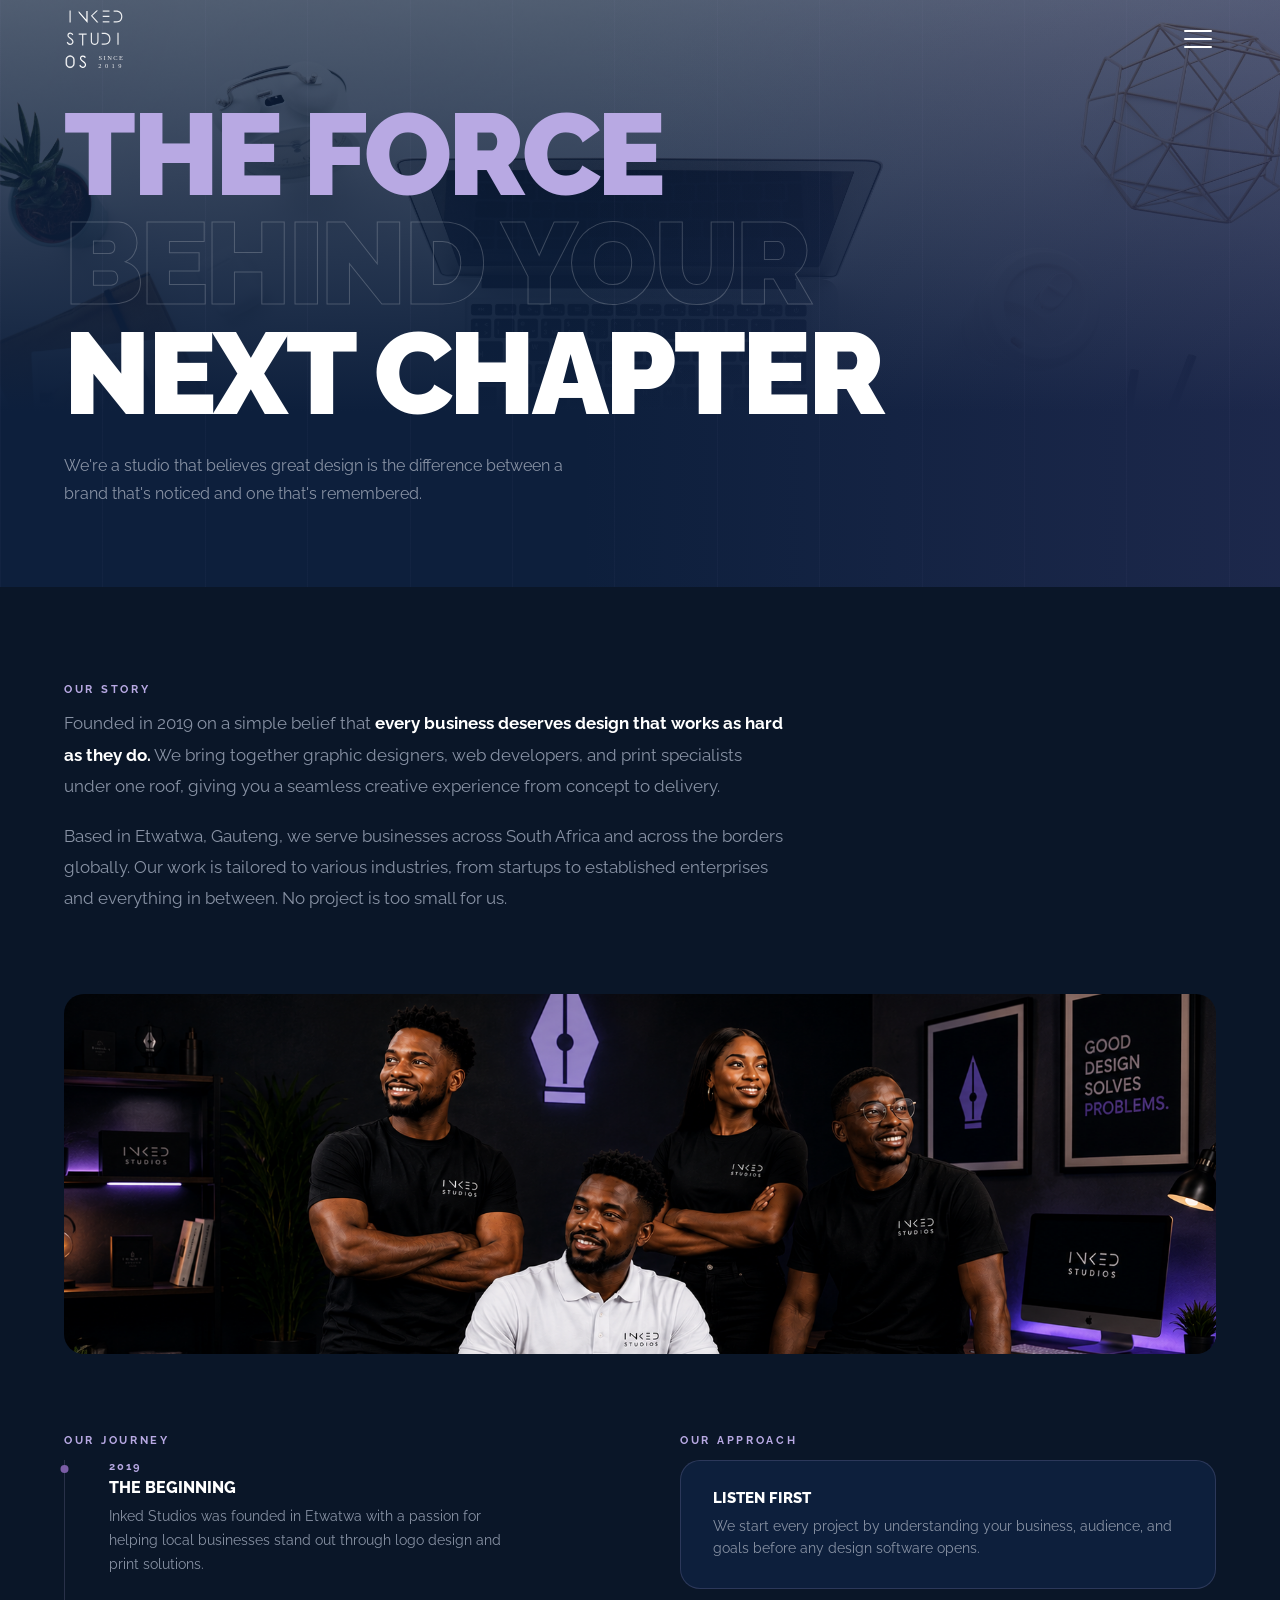
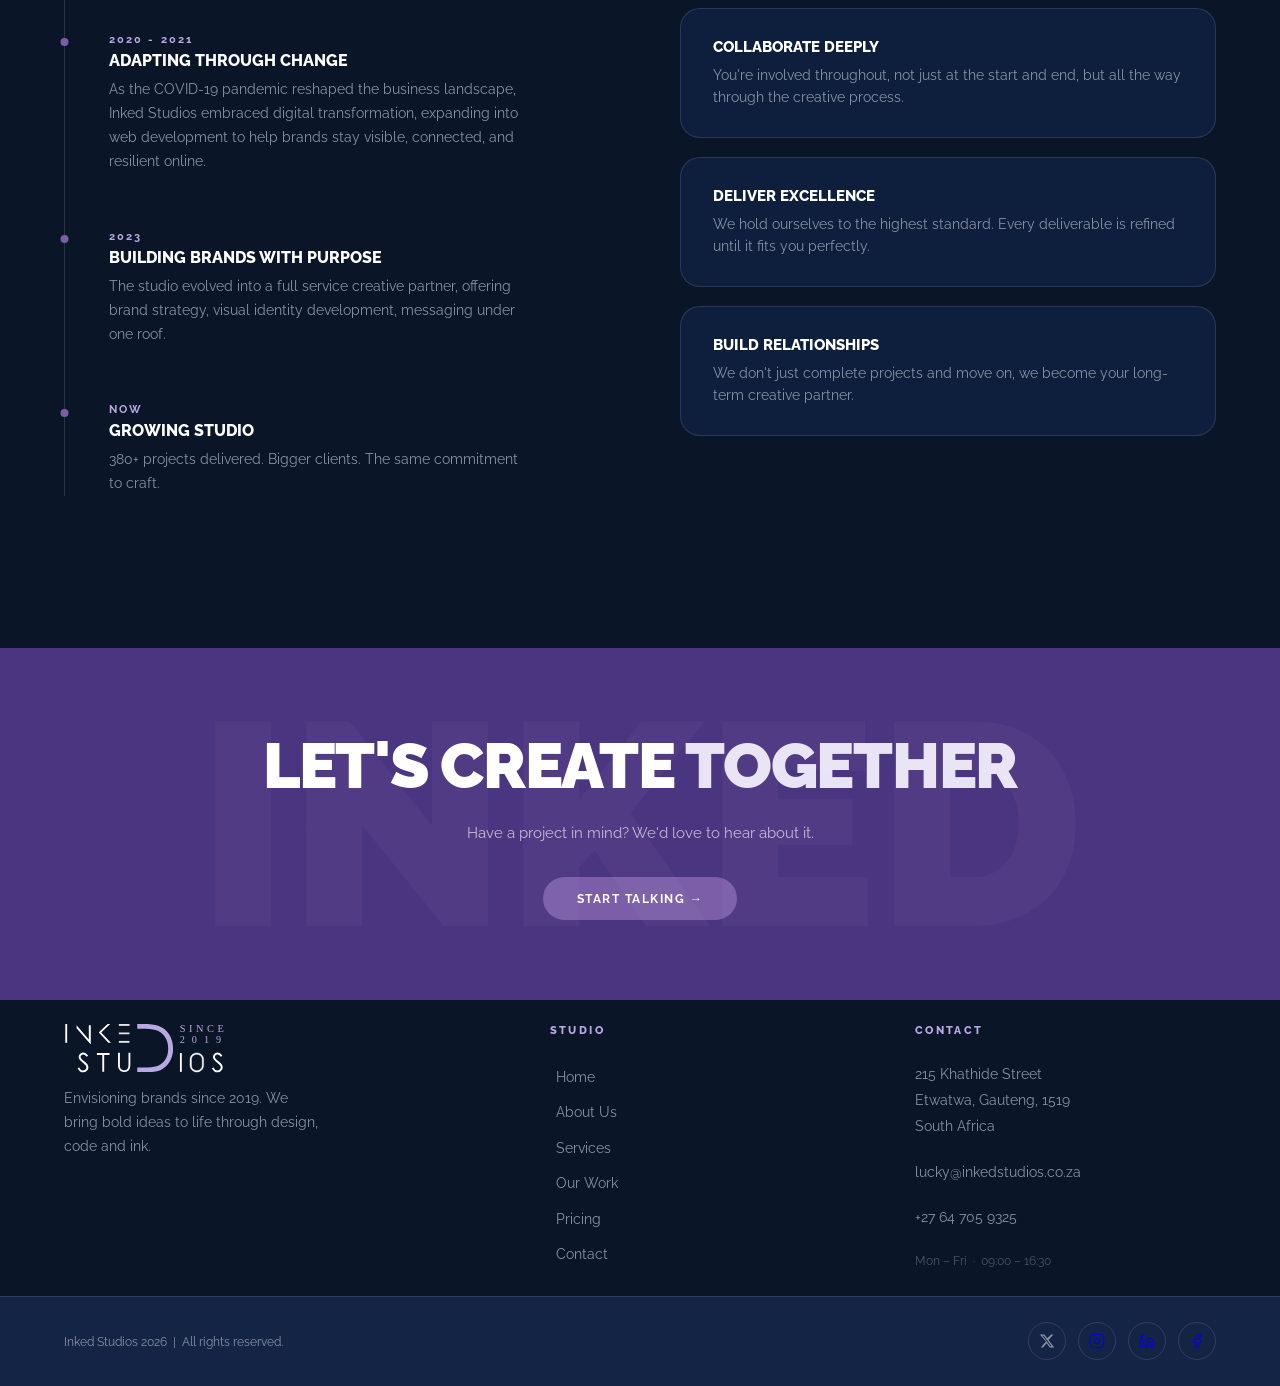
<file: about.html>
<!DOCTYPE html>
<html lang="en">
<head>
  <meta charset="UTF-8">
  <meta name="viewport" content="width=device-width,initial-scale=1.0">
  <title>About — Inked Studios</title>
  <link rel="stylesheet" href="css/styles.css">
</head>
<body>

<div class="fullscreen-menu" id="fullMenu">
  <button class="menu-close" id="menuClose">✕</button>
  <a href="index.html">Home</a>
  <a href="about.html" class="current">About</a>
  <a href="services.html">Services</a>
  <a href="work.html">Work</a>
  <a href="pricing.html">Pricing</a>
  <a href="contact.html">Contact</a>
</div>

<nav id="mainNav">
  <a class="nav-logo" href="index.html"><img src="assets/logo.svg" alt="Inked Studios"></a>
  <button class="hamburger-btn" id="hamburgerBtn" aria-label="Open menu">
    <span></span><span></span><span></span>
  </button>
</nav>

<!-- PAGE HERO -->
<header class="page-hero">
  <div class="page-hero-img">
    <img src="assets/pexels-luna-lovegood-4087472.jpg" alt="About Inked Studios">
    <div class="img-ph"><div class="img-ph-icon">📖</div><div class="img-ph-label">Replace with hero image</div></div>
  </div>
  <div class="page-hero-gradient"></div>
  <div class="page-hero-lines"></div>
  <div class="page-hero-accent"></div>
  <h1><em style="color:var(--purple-light);font-style:normal;">The Force</em><br><span class="outline">Behind Your</span><br>Next Chapter</h1>
  <p class="page-hero-sub">We're a studio that believes great design is the difference between a brand that's noticed and one that's remembered.</p>
</header>

<!-- ABOUT INTRO -->
<section style="padding:6rem 5vw;">
  <div class="about-intro fade-up">
    <div class="section-label">Our Story</div>
    <p>Founded in 2019 on a simple belief that <strong>every business deserves design that works as hard as they do.</strong> We bring together graphic designers, web developers, and print specialists under one roof, giving you a seamless creative experience from concept to delivery.</p>
    <br>
    <p>Based in Etwatwa, Gauteng, we serve businesses across South Africa and across the borders globally. Our work is tailored to various industries, from startups to established enterprises and everything in between. No project is too small for us.</p>
  </div>

  <!-- TEAM PHOTO PLACEHOLDER -->
  <div style="width:100%;height:360px;border-radius:var(--r-md);overflow:hidden;margin-bottom:5rem;" class="fade-up">
    <img src="assets/Team.svg" alt="Inked Studios Team">
    <div class="img-ph"><div class="img-ph-icon"></div><div class="img-ph-label"></div></div>
  </div>

  <div class="about-cols">
    <!-- TIMELINE -->
    <div class="fade-up">
      <div class="section-label">Our Journey</div>
      <div class="timeline">
        <div class="tl-item">
          <div class="tl-year">2019</div>
          <h3>The Beginning</h3>
          <p>Inked Studios was founded in Etwatwa with a passion for helping local businesses stand out through logo design and print solutions.</p>
        </div>
        <div class="tl-item">
          <div class="tl-year">2020 - 2021</div>
          <h3>Adapting Through Change</h3>
          <p>As the COVID-19 pandemic reshaped the business landscape, Inked Studios embraced digital transformation, expanding into web development to help brands stay visible, connected, and resilient online.</p>
        </div>
        <div class="tl-item">
          <div class="tl-year">2023</div>
          <h3>Building Brands with Purpose</h3>
          <p>The studio evolved into a full service creative partner, offering brand strategy, visual identity development, messaging under one roof.</p>
        </div>
        <div class="tl-item">
          <div class="tl-year">Now</div>
          <h3>Growing Studio</h3>
          <p>380+ projects delivered. Bigger clients. The same commitment to craft.</p>
        </div>
      </div>
    </div>

    <!-- APPROACH CARDS -->
    <div class="fade-up">
      <div class="section-label">Our Approach</div>
      <div class="approach-cards">
        <div class="approach-card">
          <h3>Listen First</h3>
          <p>We start every project by understanding your business, audience, and goals before any design software opens.</p>
        </div>
        <div class="approach-card">
          <h3>Collaborate Deeply</h3>
          <p>You're involved throughout, not just at the start and end, but all the way through the creative process.</p>
        </div>
        <div class="approach-card">
          <h3>Deliver Excellence</h3>
          <p>We hold ourselves to the highest standard. Every deliverable is refined until it fits you perfectly.</p>
        </div>
        <div class="approach-card">
          <h3>Build Relationships</h3>
          <p>We don't just complete projects and move on, we become your long-term creative partner.</p>
        </div>
      </div>
    </div>
  </div>
</section>

<!-- CTA BANNER -->
<div class="cta-banner">
  <h2>Let's Create <em style="font-style:normal;color:var(--lavender);">Together</em></h2>
  <p>Have a project in mind? We'd love to hear about it.</p>
  <a href="contact.html" class="btn-primary" style="display:inline-flex;">Start Talking →</a>
</div>

<!-- S6: INFO -->
<section id="s6">
  <div class="info-grid">
    <div class="fade-up">
      <div><img src="assets/Inked_S6.svg" style="width:160px;" alt="Inked Studios Logo"></div>
      <p class="info-slogan">Envisioning brands since 2019. We bring bold ideas to life through design, code and ink.</p>
    </div>
    <div class="fade-up">
      <div class="info-col">
        <h4>Studio</h4>
        <ul>
          <li><a href="index.html">Home</a></li>
          <li><a href="about.html">About Us</a></li>
          <li><a href="services.html">Services</a></li>
          <li><a href="work.html">Our Work</a></li>
          <li><a href="pricing.html">Pricing</a></li>
          <li><a href="contact.html">Contact</a></li>
        </ul>
      </div>
    </div>
    <div class="fade-up">
      <div class="info-col">
        <h4>Contact</h4>
        <p class="contact-detail-line">215 Khathide Street<br>Etwatwa, Gauteng, 1519<br>South Africa</p>
        <br>
        <p class="contact-detail-line"><a href="mailto:lucky@inkedstudios.co.za">lucky@inkedstudios.co.za</a></p>
        <br>
        <p class="contact-detail-line"><a href="tel:+27 64 705 9325">+27 64 705 9325</a></p>
        <br>
        <p class="contact-detail-line" style="font-size:.78rem;color:rgba(136,146,164,.5);">Mon – Fri &nbsp;·&nbsp; 09:00 – 16:30</p>
      </div>
    </div>
  </div>
</section>

<!-- S7: FOOTER -->
<footer id="s7"><div class="footer-bar">
  <span class="footer-copy">Inked Studios 2026 &nbsp;|&nbsp; All rights reserved.</span>
  <div class="social-icons">
    <a class="social-icon" href="https://x.com/Inkedd_studios" target="_blank" aria-label="X"><svg viewBox="0 0 24 24"><path d="M18.244 2.25h3.308l-7.227 8.26 8.502 11.24H16.17l-4.714-6.231-5.401 6.231H2.737l7.73-8.835L1.254 2.25H8.08l4.264 5.636zm-1.161 17.52h1.833L7.084 4.126H5.117z"/></svg></a>
    <a class="social-icon" href="https://www.instagram.com/inkedd_studios?igsh=MWl4b2VjZGhzd2Q4eA==" target="_blank" aria-label="Instagram"><svg viewBox="0 0 24 24"><rect x="2" y="2" width="20" height="20" rx="5" stroke="currentColor" stroke-width="1.5" fill="none"/><circle cx="12" cy="12" r="4" stroke="currentColor" stroke-width="1.5" fill="none"/><line x1="17.5" y1="6.5" x2="17.51" y2="6.5" stroke="currentColor" stroke-width="2" stroke-linecap="round"/></svg></a>
    <a class="social-icon" href="https://www.linkedin.com/company/inkeddgs/" target="_blank" aria-label="LinkedIn"><svg viewBox="0 0 24 24"><path d="M16 8a6 6 0 0 1 6 6v7h-4v-7a2 2 0 0 0-4 0v7H10v-7a6 6 0 0 1 6-6z" stroke="currentColor" stroke-width="1.5" fill="none"/><rect x="2" y="9" width="4" height="12" stroke="currentColor" stroke-width="1.5" fill="none"/><circle cx="4" cy="4" r="2" stroke="currentColor" stroke-width="1.5" fill="none"/></svg></a>
    <a class="social-icon" href="https://www.facebook.com/share/1HVpyznXj1/" target="_blank" aria-label="Facebook"><svg viewBox="0 0 24 24"><path d="M18 2h-3a5 5 0 0 0-5 5v3H7v4h3v8h4v-8h3l1-4h-4V7a1 1 0 0 1 1-1h3z" stroke="currentColor" stroke-width="1.5" fill="none"/></svg></a>
  </div>
</div></footer>

<script src="js/script.js"></script>
</body>
</html>
</file>
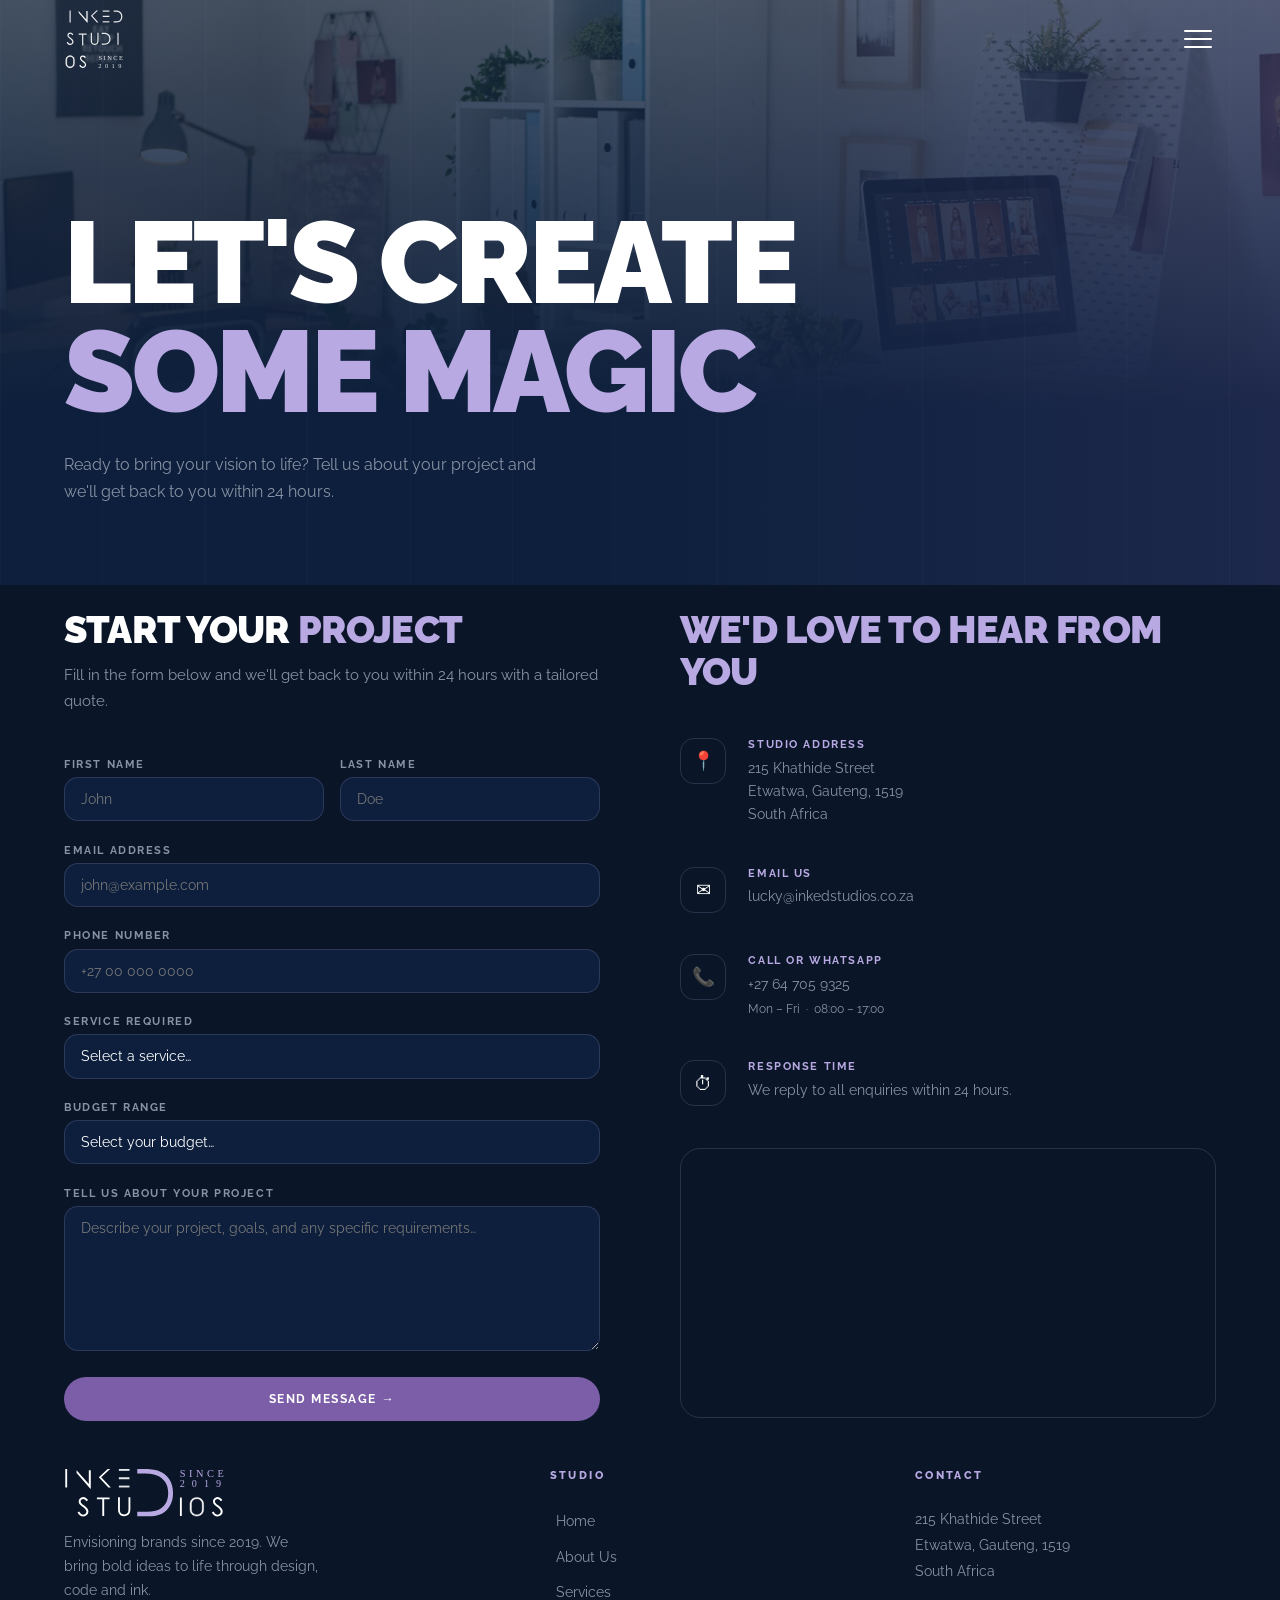
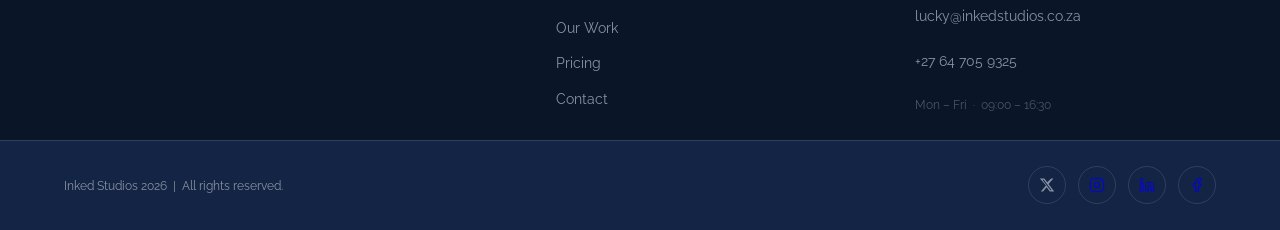
<file: contact.html>
<!DOCTYPE html>
<html lang="en">
<head>
  <meta charset="UTF-8">
  <meta name="viewport" content="width=device-width,initial-scale=1.0">
  <title>Contact — Inked Studios</title>
  <link rel="stylesheet" href="css/styles.css">
</head>
<body>

<div class="fullscreen-menu" id="fullMenu">
  <button class="menu-close" id="menuClose">✕</button>
  <a href="index.html">Home</a>
  <a href="about.html">About</a>
  <a href="services.html">Services</a>
  <a href="work.html">Work</a>
  <a href="pricing.html">Pricing</a>
  <a href="contact.html" class="current">Contact</a>
</div>

<nav id="mainNav">
  <a class="nav-logo" href="index.html"><img src="assets/logo.svg" alt="Inked Studios"></a>
  <button class="hamburger-btn" id="hamburgerBtn" aria-label="Open menu">
    <span></span><span></span><span></span>
  </button>
</nav>

<!-- PAGE HERO -->
<header class="page-hero">
  <div class="page-hero-img">
    <img src="assets/Epqkmo30qMb_SbGD52XcizhClZX6i4uoej6D9Fo_OXRAK6c_rhPCGZJ4bxB8vAGl0LHmdcPglM5FxojZ96WtvgvHURZWPtzqQE5px4ZVQw9dnWWQ7CVYTGNXFWhGli3P0E3M_VX909zwOBV3Lu-zaQFgNHFywBgQpQv-csvx3J2izKdOLyr7IA5w8MfQlHEc.jpg" alt="Contact Us">
    <div class="img-ph">
      <div class="img-ph-icon"></div>
      <div class="img-ph-label"></div>
    </div>
  </div>
  <div class="page-hero-gradient"></div>
  <div class="page-hero-lines"></div>
  <div class="page-hero-accent"></div>
  <h1>
    <em style="color:var(--white);font-style:normal;">Let's Create</em><br>
    <em style="color:var(--purple-light);font-style:normal;">Some Magic</em>
  </h1>
  <p class="page-hero-sub">Ready to bring your vision to life? Tell us about your project and we'll get back to you within 24 hours.</p>
</header>

<!-- CONTACT LAYOUT -->
<div class="contact-layout">

  <!-- LEFT: FORM -->
  <div class="fade-up">
    <h2>Start Your <em>Project</em></h2>
    <p>Fill in the form below and we'll get back to you within 24 hours with a tailored quote.</p>

    <div class="form-row" style="display:grid;grid-template-columns:1fr 1fr;gap:1rem;">
      <div class="form-group" style="margin-bottom:0;">
        <label>First Name</label>
        <input type="text" placeholder="John">
      </div>
      <div class="form-group" style="margin-bottom:0;">
        <label>Last Name</label>
        <input type="text" placeholder="Doe">
      </div>
    </div>

    <div class="form-group" style="margin-top:1.4rem;">
      <label>Email Address</label>
      <input type="email" placeholder="john@example.com">
    </div>

    <div class="form-group">
      <label>Phone Number</label>
      <input type="tel" placeholder="+27 00 000 0000">
    </div>

    <div class="form-group">
      <label>Service Required</label>
      <select>
        <option value="">Select a service…</option>
        <option>Graphic Design</option>
        <option>Web Development</option>
        <option>Brand Identity</option>
        <option>Printing</option>
        <option>Full Package</option>
        <option>Other / Not Sure</option>
      </select>
    </div>

    <div class="form-group">
      <label>Budget Range</label>
      <select>
        <option value="">Select your budget…</option>
        <option>Under R2,000</option>
        <option>R2,000 – R5,000</option>
        <option>R5,000 – R10,000</option>
        <option>R10,000 – R20,000</option>
        <option>R20,000+</option>
      </select>
    </div>

    <div class="form-group">
      <label>Tell Us About Your Project</label>
      <textarea id="contactTextarea" placeholder="Describe your project, goals, and any specific requirements…"></textarea>
    </div>

    <button class="btn-primary" onclick="submitForm(this)" style="width:100%;justify-content:center;">
      Send Message →
    </button>
  </div>

  <!-- RIGHT: CONTACT DETAILS + MAP -->
  <div class="fade-up">
    <div class="section-label" style="font-size:2rem;margin-bottom:2.8rem;">
      <h2>We'd Love To <em>Hear from You</em></h2>
    </div>

    <div class="c-detail">
      <div class="c-icon">📍</div>
      <div class="c-detail-text">
        <h4>Studio Address</h4>
        <p>215 Khathide Street<br>Etwatwa, Gauteng, 1519<br>South Africa</p>
      </div>
    </div>

    <div class="c-detail">
      <div class="c-icon">✉</div>
      <div class="c-detail-text">
        <h4>Email Us</h4>
        <p><a href="mailto:lucky@inkedstudios.co.za">lucky@inkedstudios.co.za</a></p>
      </div>
    </div>

    <div class="c-detail">
      <div class="c-icon">📞</div>
      <div class="c-detail-text">
        <h4>Call or WhatsApp</h4>
        <p><a href="tel:+27 64 705 9325">+27 64 705 9325</a></p>
        <p style="font-size:.78rem;margin-top:.25rem;">Mon – Fri &nbsp;·&nbsp; 08:00 – 17:00</p>
      </div>
    </div>

    <div class="c-detail">
      <div class="c-icon">⏱</div>
      <div class="c-detail-text">
        <h4>Response Time</h4>
        <p>We reply to all enquiries within 24 hours.</p>
      </div>
    </div>

    <!-- GOOGLE MAP -->
    <div class="map-box">
      <iframe
        src="https://www.google.com/maps/embed?pb=!1m18!1m12!1m3!1d3578.5!2d28.4748456!3d-26.1177739!2m3!1f0!2f0!3f0!3m2!1i1024!2i768!4f13.1!3m3!1m2!1s0x1e953b492ff55dd3%3A0x3e4d613c8447be60!2sInked%20Studios%2C%20215%20khathide%20street%2C%20Etwatwa%2C%201519!5e0!3m2!1sen!2sza!4v1699000000000!5m2!1sen!2sza"
        allowfullscreen=""
        loading="lazy"
        referrerpolicy="no-referrer-when-downgrade"
        title="Inked Studios Location">
      </iframe>
    </div>
  </div>

</div><!-- /contact-layout -->

<!-- S6 -->
<section id="s6">
  <div class="info-grid">
    <div class="fade-up">
      <div><img src="assets/Inked_S6.svg" style="width:160px;" alt="Inked Studios Logo"></div>
      <p class="info-slogan">Envisioning brands since 2019. We bring bold ideas to life through design, code and ink.</p>
    </div>
    <div class="fade-up">
      <div class="info-col">
        <h4>Studio</h4>
        <ul>
          <li><a href="index.html">Home</a></li>
          <li><a href="about.html">About Us</a></li>
          <li><a href="services.html">Services</a></li>
          <li><a href="work.html">Our Work</a></li>
          <li><a href="pricing.html">Pricing</a></li>
          <li><a href="contact.html">Contact</a></li>
        </ul>
      </div>
    </div>
    <div class="fade-up">
      <div class="info-col">
        <h4>Contact</h4>
        <p class="contact-detail-line">215 Khathide Street<br>Etwatwa, Gauteng, 1519<br>South Africa</p>
        <br>
        <p class="contact-detail-line"><a href="mailto:lucky@inkedstudios.co.za">lucky@inkedstudios.co.za</a></p>
        <br>
        <p class="contact-detail-line"><a href="tel:+27 64 705 9325">+27 64 705 9325</a></p>
        <br>
        <p class="contact-detail-line" style="font-size:.78rem;color:rgba(136,146,164,.5);">Mon – Fri &nbsp;·&nbsp; 09:00 – 16:30</p>
      </div>
    </div>
  </div>
</section>

<!-- S7 -->
<footer id="s7"><div class="footer-bar">
  <span class="footer-copy">Inked Studios 2026 &nbsp;|&nbsp; All rights reserved.</span>
  <div class="social-icons">
    <a class="social-icon" href="https://x.com/Inkedd_studios" target="_blank" aria-label="X"><svg viewBox="0 0 24 24"><path d="M18.244 2.25h3.308l-7.227 8.26 8.502 11.24H16.17l-4.714-6.231-5.401 6.231H2.737l7.73-8.835L1.254 2.25H8.08l4.264 5.636zm-1.161 17.52h1.833L7.084 4.126H5.117z"/></svg></a>
    <a class="social-icon" href="https://www.instagram.com/inkedd_studios?igsh=MWl4b2VjZGhzd2Q4eA==" target="_blank" aria-label="Instagram"><svg viewBox="0 0 24 24"><rect x="2" y="2" width="20" height="20" rx="5" stroke="currentColor" stroke-width="1.5" fill="none"/><circle cx="12" cy="12" r="4" stroke="currentColor" stroke-width="1.5" fill="none"/><line x1="17.5" y1="6.5" x2="17.51" y2="6.5" stroke="currentColor" stroke-width="2" stroke-linecap="round"/></svg></a>
    <a class="social-icon" href="https://www.linkedin.com/company/inkeddgs/" target="_blank" aria-label="LinkedIn"><svg viewBox="0 0 24 24"><path d="M16 8a6 6 0 0 1 6 6v7h-4v-7a2 2 0 0 0-4 0v7H10v-7a6 6 0 0 1 6-6z" stroke="currentColor" stroke-width="1.5" fill="none"/><rect x="2" y="9" width="4" height="12" stroke="currentColor" stroke-width="1.5" fill="none"/><circle cx="4" cy="4" r="2" stroke="currentColor" stroke-width="1.5" fill="none"/></svg></a>
    <a class="social-icon" href="https://www.facebook.com/share/1HVpyznXj1/" target="_blank" aria-label="Facebook"><svg viewBox="0 0 24 24"><path d="M18 2h-3a5 5 0 0 0-5 5v3H7v4h3v8h4v-8h3l1-4h-4V7a1 1 0 0 1 1-1h3z" stroke="currentColor" stroke-width="1.5" fill="none"/></svg></a>
  </div>
</div></footer>

<script src="js/script.js"></script>
</body>
</html>
</file>
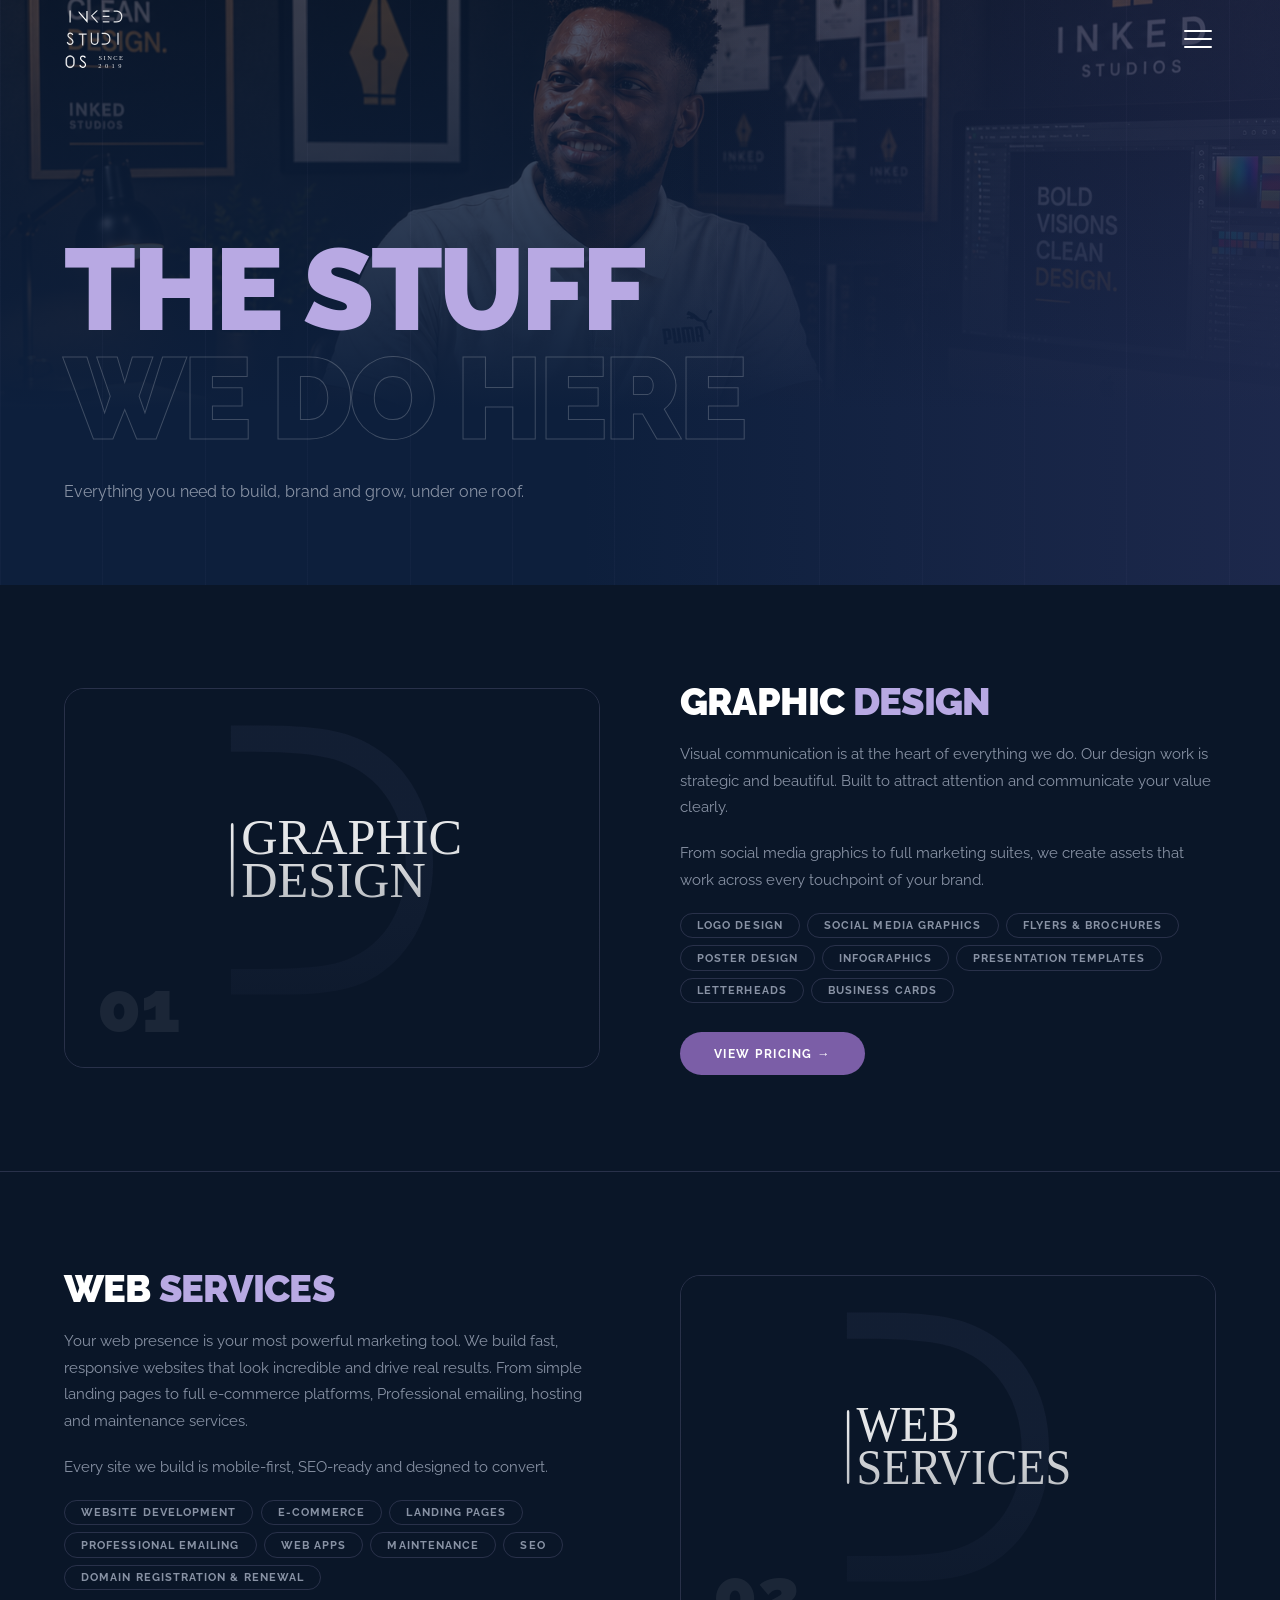
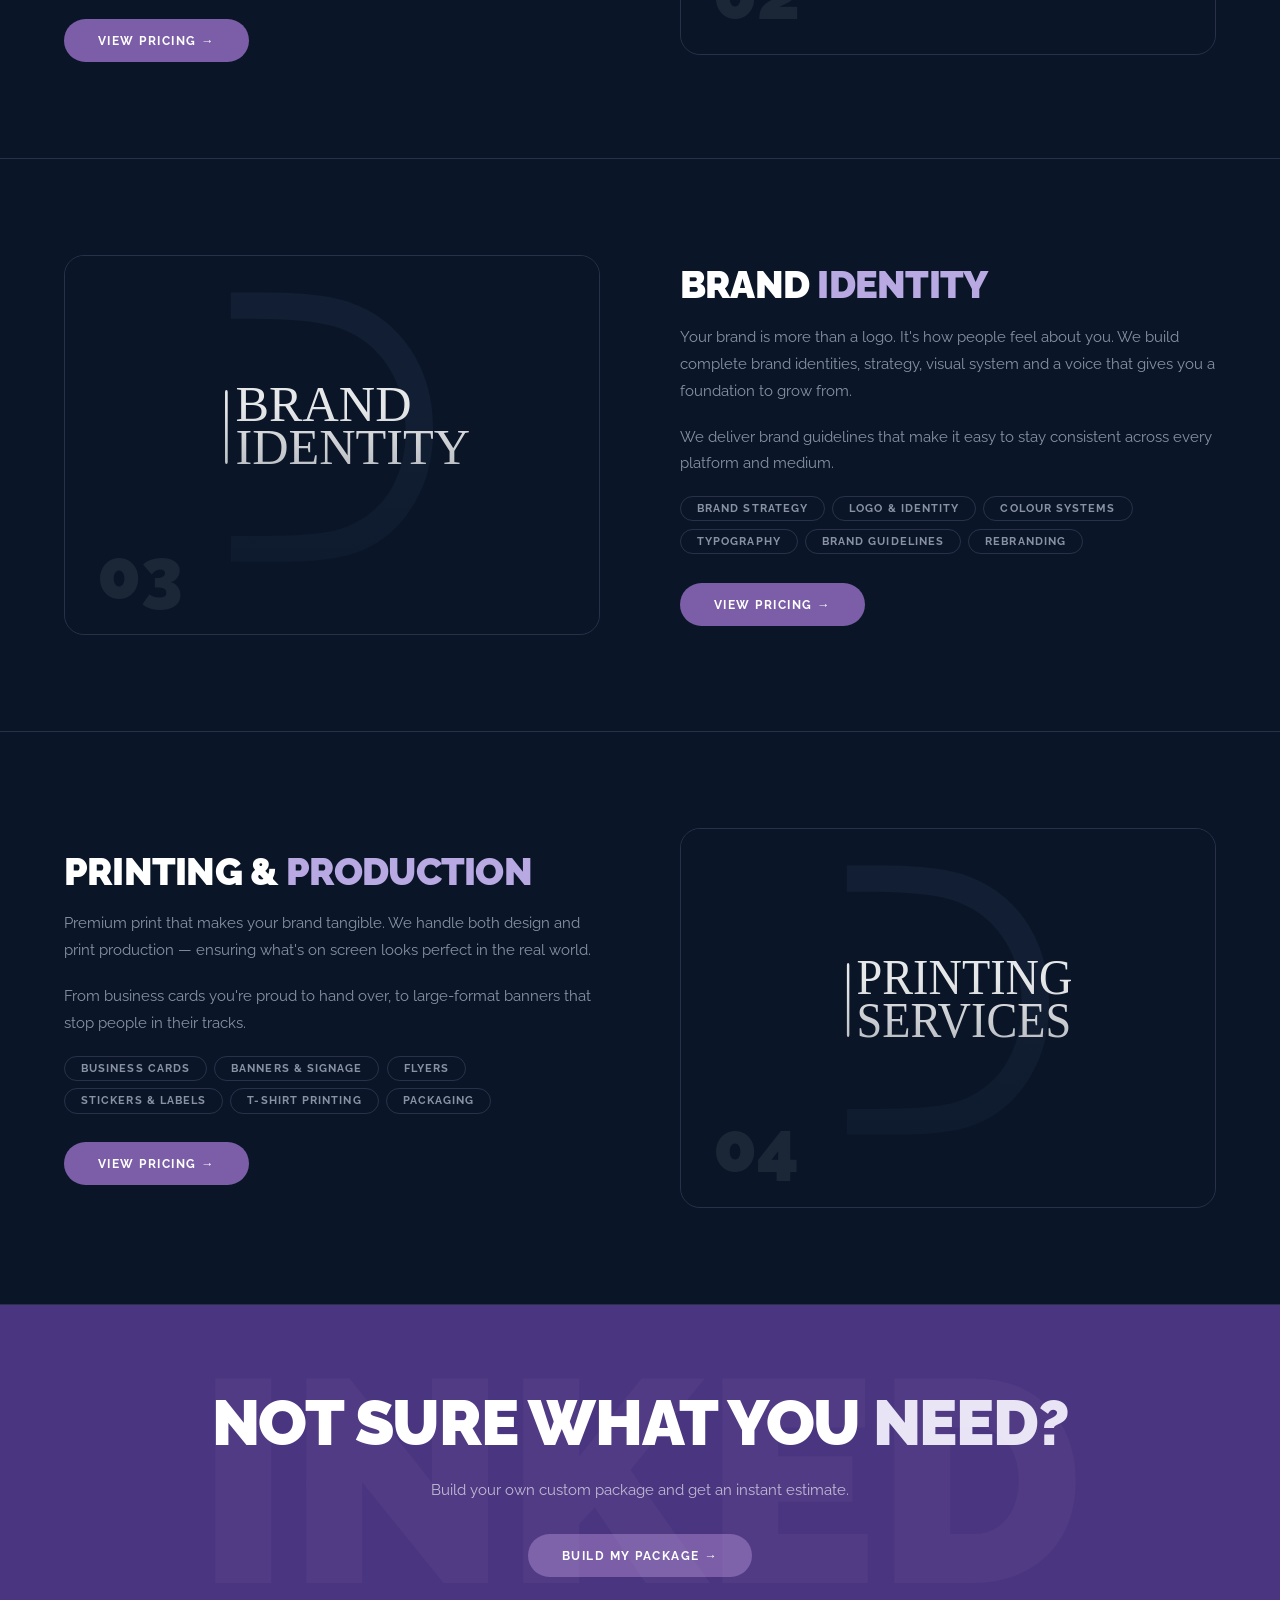
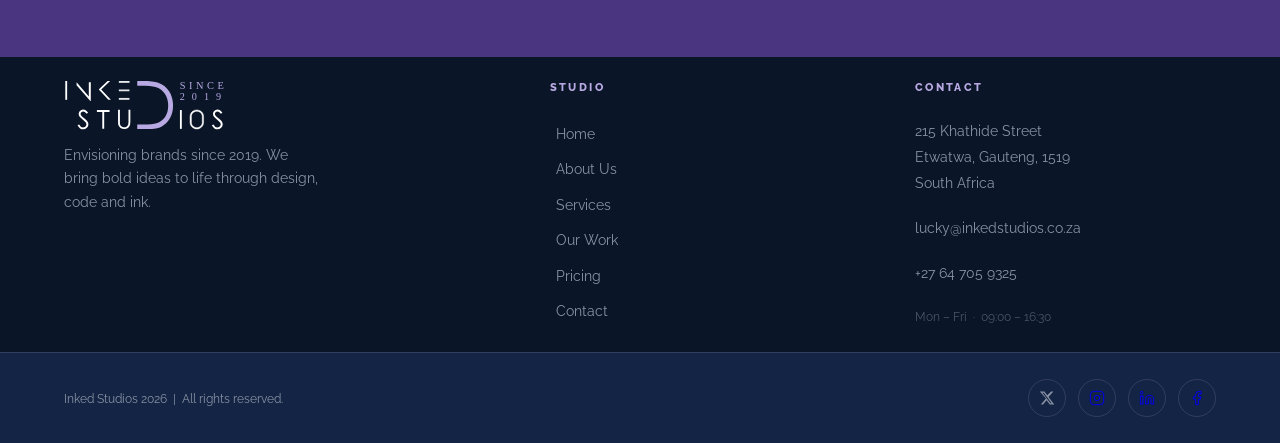
<file: services.html>
<!DOCTYPE html>
<html lang="en">
<head>
  <meta charset="UTF-8">
  <meta name="viewport" content="width=device-width,initial-scale=1.0">
  <title>Services — Inked Studios</title>
  <link rel="stylesheet" href="css/styles.css">
</head>
<body>

<div class="fullscreen-menu" id="fullMenu">
  <button class="menu-close" id="menuClose">✕</button>
  <a href="index.html">Home</a><a href="about.html">About</a>
  <a href="services.html" class="current">Services</a>
  <a href="work.html">Work</a><a href="pricing.html">Pricing</a>
  <a href="contact.html">Contact</a>
</div>
<nav id="mainNav">
  <a class="nav-logo" href="index.html"><img src="assets/logo.svg" alt="Inked Studios"></a>
  <button class="hamburger-btn" id="hamburgerBtn"><span></span><span></span><span></span></button>
</nav>

<header class="page-hero">
  <div class="page-hero-img">
    <img src="assets/Pricing.png" alt="Services">
    <div class="img-ph"><div class="img-ph-icon"></div><div class="img-ph-label"></div></div>
  </div>
  <div class="page-hero-gradient"></div><div class="page-hero-lines"></div><div class="page-hero-accent"></div>
  <h1><em style="color:var(--purple-light);font-style:normal;">The Stuff</em><br><span class="outline">We Do Here</span></h1>
  <p class="page-hero-sub">Everything you need to build, brand and grow, under one roof.</p>
</header>

<!-- SERVICE 01: GRAPHIC DESIGN -->
<div class="service-block fade-up">
  <div class="service-visual">
    <img src="assets/Graphic Design.svg" alt="Graphic Design">
    <div class="service-visual-overlay"></div>
    <div class="service-num">01</div>
  </div>
  <div class="service-text">
    <h2>Graphic <em>Design</em></h2>
    <p>Visual communication is at the heart of everything we do. Our design work is strategic and beautiful. Built to attract attention and communicate your value clearly.</p>
    <p>From social media graphics to full marketing suites, we create assets that work across every touchpoint of your brand.</p>
    <div class="tags">
      <span class="tag">Logo Design</span><span class="tag">Social Media Graphics</span>
      <span class="tag">Flyers &amp; Brochures</span><span class="tag">Poster Design</span>
      <span class="tag">Infographics</span><span class="tag">Presentation Templates</span><span class="tag">Letterheads</span><span class="tag">Business Cards</span>
    </div>
    <a href="pricing.html" class="btn-primary">View Pricing →</a>
  </div>
</div>

<div class="service-block flip fade-up">
  <div class="service-visual">
    <img src="assets/Web Services.svg" alt="Web Services">
    <div class="service-visual-overlay"></div>
    <div class="service-num">02</div>
  </div>
  <div class="service-text">
    <h2>Web <em>Services</em></h2>
    <p>Your web presence is your most powerful marketing tool. We build fast, responsive websites that look incredible and drive real results. From simple landing pages to full e-commerce platforms, Professional emailing, hosting and maintenance services.</p>
    <p>Every site we build is mobile-first, SEO-ready and designed to convert.</p>
    <div class="tags">
      <span class="tag">Website Development</span><span class="tag">E-Commerce</span>
      <span class="tag">Landing Pages</span><span class="tag">Professional Emailing</span>
      <span class="tag">Web Apps</span><span class="tag">Maintenance</span><span class="tag">SEO</span><span class="tag">Domain Registration & Renewal</span>
    </div>
    <a href="pricing.html" class="btn-primary">View Pricing →</a>
  </div>
</div>

<!-- SERVICE 03: BRAND IDENTITY -->
<div class="service-block fade-up">
  <div class="service-visual">
    <img src="assets/Brand Identity.svg" alt="Brand Identity">
    <div class="service-visual-overlay"></div>
    <div class="service-num">03</div>
  </div>
  <div class="service-text">
    <h2>Brand <em>Identity</em></h2>
    <p>Your brand is more than a logo. It's how people feel about you. We build complete brand identities, strategy, visual system and a voice that gives you a foundation to grow from.</p>
    <p>We deliver brand guidelines that make it easy to stay consistent across every platform and medium.</p>
    <div class="tags">
      <span class="tag">Brand Strategy</span><span class="tag">Logo &amp; Identity</span>
      <span class="tag">Colour Systems</span><span class="tag">Typography</span>
      <span class="tag">Brand Guidelines</span><span class="tag">Rebranding</span>
    </div>
    <a href="pricing.html" class="btn-primary">View Pricing →</a>
  </div>
</div>

<!-- SERVICE 04: PRINTING -->
<div class="service-block flip fade-up">
  <div class="service-visual">
    <img src="assets/Printing.svg" alt="Printing & Production">
    <div class="service-visual-overlay"></div>
    <div class="service-num">04</div>
  </div>
  <div class="service-text">
    <h2>Printing &amp; <em>Production</em></h2>
    <p>Premium print that makes your brand tangible. We handle both design and print production — ensuring what's on screen looks perfect in the real world.</p>
    <p>From business cards you're proud to hand over, to large-format banners that stop people in their tracks.</p>
    <div class="tags">
      <span class="tag">Business Cards</span><span class="tag">Banners &amp; Signage</span>
      <span class="tag">Flyers</span><span class="tag">Stickers &amp; Labels</span>
      <span class="tag">T-Shirt Printing</span><span class="tag">Packaging</span>
    </div>
    <a href="pricing.html" class="btn-primary">View Pricing →</a>
  </div>
</div>

<div class="cta-banner">
  <h2>Not Sure What You <em style="font-style:normal;color:var(--lavender);">Need?</em></h2>
  <p>Build your own custom package and get an instant estimate.</p>
  <a href="pricing.html" class="btn-primary" style="display:inline-flex;">Build My Package →</a>
</div>

<section id="s6">
  <div class="info-grid">
    <div class="fade-up">
      <div><img src="assets/Inked_S6.svg" style="width:160px;" alt="Inked Studios Logo"></div>
      <p class="info-slogan">Envisioning brands since 2019. We bring bold ideas to life through design, code and ink.</p>
    </div>
    <div class="fade-up">
      <div class="info-col">
        <h4>Studio</h4>
        <ul>
          <li><a href="index.html">Home</a></li>
          <li><a href="about.html">About Us</a></li>
          <li><a href="services.html">Services</a></li>
          <li><a href="work.html">Our Work</a></li>
          <li><a href="pricing.html">Pricing</a></li>
          <li><a href="contact.html">Contact</a></li>
        </ul>
      </div>
    </div>
    <div class="fade-up">
      <div class="info-col">
        <h4>Contact</h4>
        <p class="contact-detail-line">215 Khathide Street<br>Etwatwa, Gauteng, 1519<br>South Africa</p>
        <br>
        <p class="contact-detail-line"><a href="mailto:lucky@inkedstudios.co.za">lucky@inkedstudios.co.za</a></p>
        <br>
        <p class="contact-detail-line"><a href="tel:+27 64 705 9325">+27 64 705 9325</a></p>
        <br>
        <p class="contact-detail-line" style="font-size:.78rem;color:rgba(136,146,164,.5);">Mon – Fri &nbsp;·&nbsp; 09:00 – 16:30</p>
      </div>
    </div>
  </div>
</section>

<footer id="s7">
  <div class="footer-bar">
    <span class="footer-copy">Inked Studios 2026 &nbsp;|&nbsp; All rights reserved.</span>
    <div class="social-icons">
      <a class="social-icon" href="https://x.com/Inkedd_studios" target="_blank" rel="noopener" aria-label="X / Twitter">
        <svg viewBox="0 0 24 24"><path d="M18.244 2.25h3.308l-7.227 8.26 8.502 11.24H16.17l-4.714-6.231-5.401 6.231H2.737l7.73-8.835L1.254 2.25H8.08l4.264 5.636zm-1.161 17.52h1.833L7.084 4.126H5.117z"/></svg>
      </a>
      <a class="social-icon" href="https://www.instagram.com/inkedd_studios?igsh=MWl4b2VjZGhzd2Q4eA==" target="_blank" rel="noopener" aria-label="Instagram">
        <svg viewBox="0 0 24 24"><rect x="2" y="2" width="20" height="20" rx="5" stroke="currentColor" stroke-width="1.5" fill="none"/><circle cx="12" cy="12" r="4" stroke="currentColor" stroke-width="1.5" fill="none"/><line x1="17.5" y1="6.5" x2="17.51" y2="6.5" stroke="currentColor" stroke-width="2" stroke-linecap="round"/></svg>
      </a>
      <a class="social-icon" href="https://www.linkedin.com/company/inkeddgs/" target="_blank" rel="noopener" aria-label="LinkedIn">
        <svg viewBox="0 0 24 24"><path d="M16 8a6 6 0 0 1 6 6v7h-4v-7a2 2 0 0 0-4 0v7H10v-7a6 6 0 0 1 6-6z" stroke="currentColor" stroke-width="1.5" fill="none"/><rect x="2" y="9" width="4" height="12" stroke="currentColor" stroke-width="1.5" fill="none"/><circle cx="4" cy="4" r="2" stroke="currentColor" stroke-width="1.5" fill="none"/></svg>
      </a>
      <a class="social-icon" href="https://www.facebook.com/share/1HVpyznXj1/" target="_blank" rel="noopener" aria-label="Facebook">
        <svg viewBox="0 0 24 24"><path d="M18 2h-3a5 5 0 0 0-5 5v3H7v4h3v8h4v-8h3l1-4h-4V7a1 1 0 0 1 1-1h3z" stroke="currentColor" stroke-width="1.5" fill="none"/></svg>
      </a>
    </div>
  </div>
</footer>

<script src="js/script.js"></script>
</body>
</html>
</file>
<file: css/styles.css>
/* ═══════════════════════════════════════════════════════
   INKED STUDIOS — styles.css
   Shared across all pages
═══════════════════════════════════════════════════════ */
@import url('https://fonts.googleapis.com/css2?family=Raleway:wght@300;400;500;600;700;800;900&display=swap');

:root {
  --navy:         #0A1628;
  --navy-mid:     #0D1F3C;
  --navy-light:   #142444;
  --white:        #FFFFFF;
  --purple-light: #B8A9E3;
  --purple-mid:   #7B5EA7;
  --purple-dark:  #4A3580;
  --lavender:     #E8E4F5;
  --text-muted:   #8892A4;
  --border:       rgba(184,169,227,0.18);
  --r-sm:         14px;
  --r-md:         20px;
  --r-pill:       50px;
}

*,*::before,*::after{margin:0;;padding:0;;box-sizing:border-box;}
html{scroll-behavior:smooth;}
body{font-family:'Raleway','Century Gothic',sans-serif;background:var(--navy);color:var(--white);overflow-x:hidden;}
img{display:block;width:100%;height:100%;object-fit:cover;}

/* FADE-UP */
.fade-up{opacity:0;transform:translateY(28px);transition:opacity .65s ease,transform .65s ease;}
.fade-up.visible{opacity:1;transform:translateY(0);}

/* ── NAV ── */
nav{
  position:fixed;top:0;left:0;right:0;z-index:200;
  display:flex;align-items:center;justify-content:space-between;
  padding:0 5vw;height:78px;
  background:rgba(10,22,40,0);backdrop-filter:blur(0px);
  transition:background .4s,backdrop-filter .4s;
}
nav.scrolled{background:rgba(10,22,40,.95);backdrop-filter:blur(14px);border-bottom:1px solid var(--border);}
.nav-logo{font-size:1.55rem;font-weight:900;letter-spacing:.06em;text-transform:uppercase;color:var(--white);text-decoration:none;user-select:none;}
.nav-logo span{color:var(--purple-light);}
.hamburger-btn{background:none;border:none;cursor:pointer;display:flex;flex-direction:column;gap:6px;padding:4px;}
.hamburger-btn span{display:block;width:28px;height:2px;background:var(--white);border-radius:2px;transition:all .3s;}
.hamburger-btn.open span:nth-child(1){transform:translateY(8px) rotate(45deg);}
.hamburger-btn.open span:nth-child(2){opacity:0;}
.hamburger-btn.open span:nth-child(3){transform:translateY(-8px) rotate(-45deg);}

/* ── FULLSCREEN MENU ── */
.fullscreen-menu{
  position:fixed;inset:0;background:var(--navy-mid);z-index:190;
  display:flex;flex-direction:column;align-items:center;justify-content:center;gap:2rem;
  opacity:0;pointer-events:none;transition:opacity .35s;
}
.fullscreen-menu.open{opacity:1;pointer-events:all;}
.fullscreen-menu a{
  font-size:clamp(2rem,5vw,3.5rem);font-weight:900;text-transform:uppercase;
  letter-spacing:.04em;color:var(--white);text-decoration:none;cursor:pointer;
  transition:color .2s;position:relative;
}
.fullscreen-menu a::after{content:'';position:absolute;bottom:-4px;left:0;width:0;height:2px;background:var(--purple-light);transition:width .3s;}
.fullscreen-menu a:hover{color:var(--purple-light);}
.fullscreen-menu a:hover::after{width:100%;}
.fullscreen-menu a.current{color:var(--purple-light);}
.menu-close{position:absolute;top:28px;right:5vw;background:none;border:none;color:var(--white);font-size:2rem;cursor:pointer;opacity:.6;transition:opacity .2s;}
.menu-close:hover{opacity:1;}

/* ── BUTTONS ── */
.btn-primary{
  display:inline-flex;align-items:center;gap:.55rem;
  background:var(--purple-mid);color:var(--white);
  padding:.88rem 2.1rem;font-family:inherit;font-size:.78rem;
  font-weight:700;letter-spacing:.12em;text-transform:uppercase;
  border-radius:var(--r-pill);cursor:pointer;border:none;text-decoration:none;
  transition:background .25s,transform .25s,box-shadow .25s;
}
.btn-primary:hover{background:var(--purple-dark);transform:translateY(-2px);box-shadow:0 8px 28px rgba(123,94,167,.45);}
.btn-outline{
  display:inline-flex;align-items:center;gap:.55rem;
  background:transparent;color:var(--white);
  padding:.85rem 2.1rem;font-family:inherit;font-size:.78rem;
  font-weight:700;letter-spacing:.12em;text-transform:uppercase;
  border-radius:var(--r-pill);cursor:pointer;border:1.5px solid rgba(255,255,255,.3);
  text-decoration:none;transition:all .25s;
}
.btn-outline:hover{border-color:var(--purple-light);color:var(--purple-light);transform:translateY(-2px);box-shadow:0 8px 28px rgba(184,169,227,.2);}

/* ── LABELS / HEADINGS ── */
.section-label{font-size:.68rem;letter-spacing:.25em;text-transform:uppercase;color:var(--purple-light);font-weight:700;margin-bottom:.8rem;}
.section-title{font-size:clamp(2rem,4.5vw,3.6rem);font-weight:900;letter-spacing:-.025em;text-transform:uppercase;line-height:1.05;}
.section-title em{font-style:normal;color:var(--purple-light);}
.section-title{text-align:center;padding:1rem 1rem 1rem;}

/* ── IMAGE PLACEHOLDERS ── */
.img-ph{
  width:100%;height:100%;position:relative;overflow:hidden;
  background:linear-gradient(135deg,var(--navy-light) 0%,#1b2d50 50%,var(--navy-mid) 100%);
  display:flex;flex-direction:column;align-items:center;justify-content:center;gap:.6rem;
}
.img-ph::before{content:'';position:absolute;inset:0;background:repeating-linear-gradient(45deg,rgba(184,169,227,.04) 0,rgba(184,169,227,.04) 1px,transparent 0,transparent 22px);}
.img-ph-icon{font-size:2.2rem;opacity:.2;position:relative;z-index:1;}
.img-ph-label{font-size:.6rem;font-weight:800;letter-spacing:.2em;text-transform:uppercase;color:rgba(184,169,227,.3);position:relative;z-index:1;}

/* ── PAGE HERO (inner pages) ── */
.page-hero{
  min-height:65vh;display:flex;flex-direction:column;justify-content:flex-end;
  padding:0 5vw 5rem;padding-top:100px;position:relative;overflow:hidden;background:var(--navy-mid);
}
.page-hero-img{position:absolute;inset:0;z-index:0;overflow:hidden;}
.page-hero-img .img-ph{opacity:.12;}
.page-hero-gradient{position:absolute;inset:0;z-index:1;background:linear-gradient(to top,var(--navy-mid) 30%,rgba(13,31,60,.7) 100%);}
.page-hero-lines{position:absolute;inset:0;z-index:2;background-image:repeating-linear-gradient(90deg,rgba(184,169,227,.03) 0,rgba(184,169,227,.03) 1px,transparent 0,transparent 8vw);pointer-events:none;}
.page-hero-accent{position:absolute;top:0;right:0;width:55%;height:100%;z-index:2;background:linear-gradient(to left,rgba(123,94,167,.14),transparent);pointer-events:none;}
.page-hero h1{font-size:clamp(3.5rem,9vw,8rem);font-weight:900;text-transform:uppercase;letter-spacing:-.03em;line-height:.95;position:relative;z-index:3;}
.page-hero h1 .outline{-webkit-text-stroke:1px rgba(255,255,255,.2);color:transparent;}
.page-hero-sub{font-size:1rem;color:var(--text-muted);max-width:500px;line-height:1.7;margin-top:1.5rem;position:relative;z-index:3;}

/* ── CTA BANNER ── */
.cta-banner{background:var(--purple-dark);padding:5rem 5vw;text-align:center;position:relative;overflow:hidden;}
.cta-banner::before{content:'INKED';position:absolute;top:50%;left:50%;transform:translate(-50%,-50%);font-size:18rem;font-weight:900;color:rgba(255,255,255,.03);pointer-events:none;white-space:nowrap;}
.cta-banner h2{font-size:clamp(2rem,5vw,4rem);font-weight:900;text-transform:uppercase;letter-spacing:-.02em;margin-bottom:1.3rem;}
.cta-banner p{color:rgba(255,255,255,.65);margin-bottom:2.2rem;font-size:.95rem;}

/* ── SECTION 6 INFO ── */
#s6{padding:1.5rem 5vw;background:var(--navy);}
.info-grid{display:grid;grid-template-columns:1.4fr 1fr 1fr;gap:4rem;align-items:start;}
.info-logo-mark{font-size:2rem;font-weight:900;letter-spacing:.05em;text-transform:uppercase;}
.info-logo-mark span{color:var(--purple-light);}
.info-slogan{font-size:.88rem;color:var(--text-muted);line-height:1.7;max-width:260px;margin-top:.5rem;}
.info-brand-img{width:140px;height:50px;border-radius:10px;overflow:hidden;margin-bottom:1rem;}
.info-col h4{font-size:.68rem;letter-spacing:.22em;text-transform:uppercase;color:var(--purple-light);font-weight:800;margin-bottom:1.5rem;}
.info-col ul{list-style:none;display:flex;flex-direction:column;gap:.75rem;}
.info-col ul li a{color:var(--text-muted);text-decoration:none;font-size:.9rem;cursor:pointer;transition:color .2s;display:inline-flex;align-items:center;gap:.4rem;}
.info-col ul li a::before{content:'→';font-size:0rem;opacity:0;transform:translateX(0px);transition:all 0s;}
.info-col ul li a:hover{color:var(--white);}
.info-col ul li a:hover::before{opacity:1;transform:translateX(0);}
.contact-detail-line{font-size:.88rem;color:var(--text-muted);line-height:1.85;}
.contact-detail-line a{color:var(--text-muted);text-decoration:none;transition:color .2s;}
.contact-detail-line a:hover{color:var(--white);}

/* ── FOOTER BAR ── */
#s7{background:#142444;border-top:1px solid var(--border);}
.footer-bar{display:flex;align-items:center;justify-content:space-between;padding:1.6rem 5vw;flex-wrap:wrap;gap:1rem;}
.footer-copy{font-size:.78rem;color:var(--text-muted);}
.social-icons{display:flex;gap:.75rem;}
.social-icon{width:38px;height:38px;border:1px solid var(--border);border-radius:var(--r-pill);display:flex;align-items:center;justify-content:center;cursor:pointer;transition:border-color .2s,background .2s;text-decoration:none;}
.social-icon:hover{border-color:var(--white);background:rgba(184,169,227,.08);}
.social-icon svg{width:16px;height:16px;fill:var(--text-muted);transition:fill .2s;}
.social-icon:hover svg{fill:var(--purple-light);}

/* ── SERVICES TILES ── */
.tiles-grid{display:grid;grid-template-columns:repeat(auto-fit,minmax(300px,1fr));gap:1.5rem;}
.tile{background:var(--navy-mid);border:1px solid var(--border);border-radius:var(--r-md);overflow:hidden;transition:transform .35s cubic-bezier(.23,1,.32,1),box-shadow .35s,border-color .35s;cursor:default;}
.tile:hover{transform:translateY(-12px);border-color:var(--purple-mid);box-shadow:0 30px 60px rgba(0,0,0,.4),0 0 0 1px var(--purple-mid);}
.tile-image{width:100%;height:250px;overflow:hidden;position:relative;}
.tile-image .img-ph{transition:transform .5s;}
.tile:hover .tile-image .img-ph{transform:scale(1.06);}
.tile-body{padding:2.2rem 2.4rem 2.6rem;}
.tile-icon{width:52px;height:52px;margin-bottom:1.5rem;display:flex;align-items:center;justify-content:center;border:1px solid var(--border);border-radius:var(--r-sm);transition:border-color .3s,background .3s;}
.tile:hover .tile-icon{border-color:var(--purple-mid);background:rgba(123,94,167,.15);}
.tile-icon svg{width:24px;height:24px;stroke:var(--purple-light);fill:none;stroke-width:1.5;}
.tile h3{font-size:1.2rem;font-weight:900;text-transform:uppercase;letter-spacing:.04em;margin-bottom:1.2rem;}
.tile ul{list-style:none;display:flex;flex-direction:column;gap:.6rem;}
.tile ul li{font-size:.875rem;color:var(--text-muted);line-height:1.5;display:flex;align-items:flex-start;gap:.6rem;transition:color .2s;}
.tile:hover ul li{color:rgba(255,255,255,.72);}
.tile ul li::before{content:'';width:4px;height:4px;border-radius:50%;background:var(--purple-light);flex-shrink:0;margin-top:.46em;}

/* ── COUNTERS ── */
.counters-grid{display:grid;grid-template-columns:repeat(auto-fit,minmax(200px,1fr));gap:2rem;margin-top:1rem;}
.counter-card{text-align:center;padding:2.5rem 1.5rem;border:1px solid var(--border);border-radius:var(--r-md);transition:border-color .3s,box-shadow .3s;}
.counter-card:hover{border-color:var(--purple-mid);box-shadow:0 12px 40px rgba(123,94,167,.2);}
.counter-num{font-size:clamp(3rem,6vw,5rem);font-weight:900;color:var(--purple-light);line-height:1;font-variant-numeric:tabular-nums;letter-spacing:-.02em;}
.counter-suffix{font-size:clamp(1.5rem,3vw,2.5rem);color:var(--purple-light);font-weight:900;}
.counter-label{font-size:.7rem;letter-spacing:.2em;text-transform:uppercase;color:var(--text-muted);font-weight:700;margin-top:.8rem;}

/* ── LOGO STRIP ── */
.logo-track-wrap{overflow:hidden;position:relative;}
.logo-track-wrap::before,.logo-track-wrap::after{content:'';position:absolute;top:0;bottom:0;width:10vw;z-index:2;}
.logo-track-wrap::before{left:0;background:linear-gradient(to right,var(--navy-mid),transparent);}
.logo-track-wrap::after{right:0;background:linear-gradient(to left,var(--navy-mid),transparent);}
.logo-track{display:flex;width:max-content;animation:slideLogo 28s linear infinite;}
.logo-track:hover{animation-play-state:paused;}
.logo-pill{display:flex;align-items:center;justify-content:center;width:300px;height:200px;flex-shrink:0;padding:1rem 1.5rem;}
.logo-pill .lp-inner{width:100%;height:100%;border:1px solid var(--border);border-radius:12px;display:flex;align-items:center;justify-content:center;background:rgba(20,36,68,.6);overflow:hidden;transition:background .3s,border-color .3s;}
.logo-pill:hover .lp-inner{background:rgba(123,94,167,.18);border-color:var(--purple-mid);}
.lp-name{font-size:.7rem;font-weight:800;letter-spacing:.12em;text-transform:uppercase;color:rgba(255,255,255,.4);transition:color .3s;}
.logo-pill:hover .lp-name{color:var(--purple-light);}
@keyframes slideLogo{0%{transform:translateX(0);}100%{transform:translateX(-50%);}}

/* ── REVIEWS CAROUSEL ── */
.reviews-slider-wrap{position:relative;margin-top:1rem;overflow:hidden;}
.reviews-slider{display:flex;gap:1.5rem;transition:transform .5s cubic-bezier(.23,1,.32,1);}
.review-tile{min-width:calc(5% - 1rem);background:var(--navy-mid);border:1px solid var(--border);border-radius:var(--r-md);padding:1.5rem;position:relative;flex-shrink:0;transition:border-color .3s,box-shadow .3s;}
.review-tile:hover{border-color:var(--purple-mid);box-shadow:0 16px 48px rgba(123,94,167,.22);}
.review-stars{color:#ffd700;font-size:.95rem;margin-bottom:1.1rem;}
.review-text{font-size:.9rem;color:var(--text-muted);line-height:1.75;margin-bottom:1.6rem;font-style:italic;}
.review-tile:hover .review-text{color:rgba(255,255,255,.72);}
.reviewer{display:flex;align-items:center;gap:.8rem;}
.reviewer-avatar{width:42px;height:42px;border-radius:50%;overflow:hidden;background:var(--purple-dark);display:flex;align-items:center;justify-content:center;font-weight:800;font-size:.8rem;color:var(--purple-light);flex-shrink:0;}
.reviewer-name{font-weight:700;font-size:.88rem;}
.reviewer-role{font-size:.75rem;color:var(--text-muted);}
.review-quote-bg{position:absolute;top:1.2rem;right:1.8rem;font-size:5rem;color:rgba(184,169,227,.05);font-family:Georgia,serif;line-height:1;user-select:none;}
.slider-controls{display:flex;align-items:center;justify-content:center;gap:1rem;margin-top:2.5rem;}
.slider-btn{background:none;border:1px solid var(--border);color:var(--white);width:44px;height:44px;border-radius:var(--r-pill);cursor:pointer;font-size:1.1rem;display:flex;align-items:center;justify-content:center;transition:all .2s;}
.slider-btn:hover{border-color:var(--purple-light);color:var(--purple-light);background:rgba(184,169,227,.08);}
.slider-dots{display:flex;gap:.5rem;}
.slider-dot{width:6px;height:6px;border-radius:50%;background:var(--border);cursor:pointer;transition:background .2s,transform .2s;}
.slider-dot.active{background:var(--purple-light);transform:scale(1.4);}

/* ── WORK GRID ── */
.filter-bar{display:flex;gap:.8rem;flex-wrap:wrap;padding:3rem 5vw 1.5rem;}
.filter-btn{font-size:.68rem;font-weight:700;letter-spacing:.14em;text-transform:uppercase;padding:.5rem 1.3rem;border:1px solid var(--border);background:none;color:var(--text-muted);cursor:pointer;border-radius:var(--r-pill);transition:all .2s;}
.filter-btn.active,.filter-btn:hover{border-color:var(--purple-light);color:var(--purple-light);background:rgba(184,169,227,.06);}
.work-grid{padding:2rem 5vw 4rem;display:grid;grid-template-columns:repeat(auto-fill,minmax(310px,1fr));gap:1.5rem;}
.work-card{background:var(--navy);overflow:hidden;cursor:pointer;position:relative;border-radius:var(--r-md);border:1px solid var(--border);transition:box-shadow .3s,transform .3s;}
.work-card:hover{transform:translateY(-4px);box-shadow:0 20px 50px rgba(0,0,0,.4);}
.work-card-inner{padding-top:72%;position:relative;}
.work-card-bg{position:absolute;inset:0;transition:transform .5s ease;}
.work-card:hover .work-card-bg{transform:scale(1.06);}
.work-pattern{position:absolute;inset:0;opacity:.12;background-image:repeating-linear-gradient(45deg,rgba(255,255,255,.12) 0,rgba(255,255,255,.12) 1px,transparent 0,transparent 50%);background-size:18px 18px;}
.work-overlay{position:absolute;inset:0;background:rgba(10,22,40,.82);opacity:0;transition:opacity .3s;display:flex;flex-direction:column;justify-content:flex-end;padding:1.8rem;border-radius:var(--r-md);}
.work-card:hover .work-overlay{opacity:1;}
.work-cat{font-size:.6rem;letter-spacing:.2em;text-transform:uppercase;color:var(--purple-light);font-weight:700;}
.work-title{font-size:1.05rem;font-weight:800;margin-top:.25rem;}
.work-desc{font-size:.8rem;color:var(--text-muted);margin-top:.4rem;}
.bg-1{background:linear-gradient(135deg,#1a0533,#4A3580);}
.bg-2{background:linear-gradient(135deg,#0D1F3C,#7B5EA7);}
.bg-3{background:linear-gradient(135deg,#0a2a1a,#1D6A4A);}
.bg-4{background:linear-gradient(135deg,#2a0d1a,#7B2D4A);}
.bg-5{background:linear-gradient(135deg,#0d2030,#1D608A);}
.bg-6{background:linear-gradient(135deg,#2a1a0d,#8A5F2D);}
.bg-7{background:linear-gradient(135deg,#0a1a2a,#1D4A6A);}
.bg-8{background:linear-gradient(135deg,#1a0a2a,#5A3070);}

/* ── SERVICES DETAIL (services.html) ── */
.service-block{display:grid;grid-template-columns:1fr 1fr;gap:5rem;align-items:center;padding:6rem 5vw;border-bottom:1px solid var(--border);}
.service-block:last-of-type{border-bottom:none;}
.service-block.flip{direction:rtl;}
.service-block.flip>*{direction:ltr;}
.service-visual{min-height:380px;border-radius:var(--r-md);overflow:hidden;position:relative;border:1px solid var(--border);}
.service-visual-overlay{position:absolute;inset:0;z-index:1;background:linear-gradient(to top,rgba(10,22,40,.75) 0%,rgba(10,22,40,.1) 60%);}
.service-visual-label{position:absolute;inset:0;z-index:2;display:flex;align-items:center;justify-content:center;font-size:clamp(4rem,9vw,6.5rem);font-weight:900;color:rgba(184,169,227,.1);letter-spacing:-.04em;text-transform:uppercase;user-select:none;}
.service-num{position:absolute;bottom:1.5rem;left:2rem;z-index:2;font-size:4.5rem;font-weight:900;color:rgba(255,255,255,.07);line-height:1;}
.service-text h2{font-size:clamp(1.8rem,3vw,2.6rem);font-weight:900;text-transform:uppercase;letter-spacing:-.02em;margin-bottom:1.1rem;line-height:1.1;}
.service-text h2 em{font-style:normal;color:var(--purple-light);}
.service-text p{color:var(--text-muted);line-height:1.8;font-size:.93rem;margin-bottom:1.2rem;}
.tags{display:flex;flex-wrap:wrap;gap:.45rem;margin-bottom:1.8rem;}
.tag{font-size:.67rem;font-weight:700;letter-spacing:.1em;text-transform:uppercase;padding:.32rem 1rem;border:1px solid var(--border);border-radius:var(--r-pill);color:var(--text-muted);transition:all .2s;}
.tag:hover{border-color:var(--purple-light);color:var(--purple-light);}

/* ── PRICING ── */
.pricing-grid{display:grid;grid-template-columns:repeat(auto-fit,minmax(270px,1fr));gap:1.5rem;margin-top:3rem;}
.price-card{background:var(--navy-mid);padding:3rem 2.5rem;border:1px solid var(--border);border-radius:var(--r-md);transition:background .3s,box-shadow .3s,transform .3s;}
.price-card:hover{background:var(--navy-light);transform:translateY(-4px);box-shadow:0 16px 48px rgba(0,0,0,.35);}
.price-card.featured{background:var(--purple-dark);border-color:var(--purple-mid);}
.price-card.featured:hover{background:#5a3d90;}
.price-badge{display:inline-block;font-size:.6rem;font-weight:800;letter-spacing:.15em;text-transform:uppercase;padding:.28rem .85rem;background:var(--purple-light);color:var(--navy);border-radius:var(--r-pill);margin-bottom:1.4rem;}
.price-name{font-size:1.35rem;font-weight:900;text-transform:uppercase;margin-bottom:.4rem;}
.price-desc{font-size:.83rem;color:var(--text-muted);margin-bottom:2.2rem;line-height:1.6;}
.price-card.featured .price-desc{color:rgba(255,255,255,.6);}
.price-amount{font-size:2.8rem;font-weight:900;color:var(--purple-light);line-height:1;margin-bottom:.2rem;}
.price-card.featured .price-amount{color:var(--white);}
.price-period{font-size:.68rem;letter-spacing:.1em;text-transform:uppercase;color:var(--text-muted);margin-bottom:2.2rem;}
.price-features{list-style:none;margin-bottom:2.2rem;}
.price-features li{font-size:.86rem;color:var(--text-muted);padding:.55rem 0;border-bottom:1px solid var(--border);display:flex;align-items:center;gap:.55rem;}
.price-card.featured .price-features li{color:rgba(255,255,255,.72);border-color:rgba(255,255,255,.1);}
.price-features li::before{content:'✓';color:var(--purple-light);font-weight:900;font-size:.78rem;flex-shrink:0;}
.price-card.featured .price-features li::before{color:var(--lavender);}

/* ── PACKAGE BUILDER ── */
.builder-wrap{display:grid;grid-template-columns:1fr 1fr;gap:4rem;margin-top:3rem;}
.build-option{border:1px solid var(--border);padding:1.4rem 1.8rem;margin-bottom:.9rem;cursor:pointer;transition:all .2s;display:flex;align-items:center;gap:1rem;border-radius:var(--r-sm);}
.build-option:hover{border-color:var(--purple-light);}
.build-option.selected{border-color:var(--purple-mid);background:rgba(123,94,167,.1);}
.build-check{width:20px;height:20px;border:1px solid var(--border);border-radius:var(--r-pill);flex-shrink:0;display:flex;align-items:center;justify-content:center;font-size:.7rem;transition:all .2s;}
.build-option.selected .build-check{background:var(--purple-mid);border-color:var(--purple-mid);color:var(--white);}
.build-option-info h4{font-size:.88rem;font-weight:700;text-transform:uppercase;letter-spacing:.04em;}
.build-option-info span{font-size:.78rem;color:var(--text-muted);}
.build-price-tag{margin-left:auto;font-weight:700;color:var(--purple-light);font-size:.9rem;}
.builder-summary{background:var(--navy-light);border:1px solid var(--border);border-radius:var(--r-md);padding:2.4rem;position:sticky;top:100px;}
.builder-summary h3{font-size:1rem;font-weight:800;text-transform:uppercase;margin-bottom:1.8rem;letter-spacing:.05em;}
.sum-item{display:flex;justify-content:space-between;padding:.7rem 0;border-bottom:1px solid var(--border);font-size:.86rem;}
.sum-empty{font-size:.83rem;color:var(--text-muted);text-align:center;padding:2.5rem 0;}
.sum-total{display:flex;justify-content:space-between;align-items:center;margin:1.2rem 0 1.4rem;}
.sum-total-label{font-size:.68rem;letter-spacing:.15em;text-transform:uppercase;color:var(--text-muted);}
.sum-total-amount{font-size:1.9rem;font-weight:900;color:var(--purple-light);}

/* ── REVIEWS PAGE ── */
.reviews-grid{display:grid;grid-template-columns:repeat(auto-fill,minmax(310px,1fr));gap:1.5rem;margin-top:4rem;}
.review-card{background:var(--navy-mid);padding:2.4rem;border:1px solid var(--border);border-radius:var(--r-md);transition:border-color .3s,box-shadow .3s,transform .3s;position:relative;}
.review-card:hover{border-color:var(--purple-mid);box-shadow:0 16px 48px rgba(123,94,167,.22);transform:translateY(-4px);}
.rc-stars{color:#ffd700;font-size:.88rem;margin-bottom:1rem;}
.rc-text{font-size:.9rem;color:var(--text-muted);line-height:1.72;margin-bottom:1.4rem;font-style:italic;}
.rc-author{display:flex;align-items:center;gap:.75rem;}
.rc-avatar{width:40px;height:40px;border-radius:50%;overflow:hidden;background:var(--purple-dark);display:flex;align-items:center;justify-content:center;font-weight:800;font-size:.82rem;color:var(--purple-light);flex-shrink:0;}
.rc-name{font-weight:700;font-size:.88rem;}
.rc-role{font-size:.73rem;color:var(--text-muted);}
.rc-quote{position:absolute;top:1.2rem;right:1.6rem;font-size:4.5rem;color:rgba(184,169,227,.06);font-family:Georgia,serif;line-height:1;user-select:none;}
.google-cta-box{text-align:center;margin-top:4rem;padding:3.5rem;border:1px solid var(--border);border-radius:var(--r-md);}
.google-cta-box h3{font-size:1.45rem;font-weight:800;text-transform:uppercase;margin-bottom:.9rem;}
.google-cta-box p{color:var(--text-muted);margin-bottom:1.8rem;}

/* ── CONTACT PAGE ── */
.contact-layout{padding:1.5rem 5vw;display:grid;grid-template-columns:1fr 1fr;gap:5rem;}
.contact-layout h2{font-size:2.4rem;font-weight:900;text-transform:uppercase;letter-spacing:-.02em;margin-bottom:.7rem;line-height:1.1;}
.contact-layout h2 em{font-style:normal;color:var(--purple-light);}
.contact-layout>div>p{color:var(--text-muted);font-size:.93rem;margin-bottom:2.8rem;line-height:1.7;}
.form-group{margin-bottom:1.4rem;}
.form-row{display:grid;grid-template-columns:1fr 1fr;gap:1rem;}
.form-group label{display:block;font-size:.66rem;letter-spacing:.15em;text-transform:uppercase;color:var(--text-muted);font-weight:700;margin-bottom:.45rem;}
.form-group input,.form-group select,.form-group textarea{width:100%;background:var(--navy-mid);border:1px solid var(--border);color:var(--white);padding:.82rem 1rem;font-family:inherit;font-size:.88rem;border-radius:var(--r-sm);transition:border-color .2s;outline:none;appearance:none;}
.form-group input:focus,.form-group select:focus,.form-group textarea:focus{border-color:var(--purple-mid);}
.form-group select option{background:var(--navy-mid);}
.form-group textarea{height:145px;resize:vertical;}
.c-detail{display:flex;gap:1.4rem;margin-bottom:2.6rem;align-items:flex-start;}
.c-icon{width:46px;height:46px;flex-shrink:0;border:1px solid var(--border);border-radius:var(--r-sm);display:flex;align-items:center;justify-content:center;font-size:1.15rem;}
.c-detail-text h4{font-size:.66rem;letter-spacing:.15em;text-transform:uppercase;color:var(--purple-light);font-weight:700;margin-bottom:.35rem;}
.c-detail-text p{font-size:.9rem;color:var(--text-muted);line-height:1.6;}
.c-detail-text a{color:var(--text-muted);text-decoration:none;transition:color .2s;}
.c-detail-text a:hover{color:var(--white);}
.map-box{width:100%;height:270px;margin-top:2.5rem;border:1px solid var(--border);border-radius:var(--r-md);overflow:hidden;}
.map-box iframe{width:100%;height:100%;border:none;}

/* ── ABOUT PAGE ── */
.about-intro{max-width:720px;margin-bottom:5rem;}
.about-intro p{font-size:1.05rem;line-height:1.85;color:var(--text-muted);}
.about-intro p strong{color:var(--white);}
.about-cols{display:grid;grid-template-columns:1fr 1fr;gap:5rem;align-items:start;}
.timeline{position:relative;padding-left:2.8rem;}
.timeline::before{content:'';position:absolute;left:0;top:0;bottom:0;width:1px;background:var(--border);}
.tl-item{position:relative;margin-bottom:3.5rem;}
.tl-item::before{content:'';position:absolute;left:-2.8rem;top:.35rem;width:8px;height:8px;border-radius:50%;background:var(--purple-mid);transform:translateX(-3.5px);}
.tl-year{font-size:.66rem;letter-spacing:.2em;text-transform:uppercase;color:var(--purple-light);font-weight:700;margin-bottom:.4rem;}
.tl-item h3{font-size:1rem;font-weight:800;text-transform:uppercase;margin-bottom:.5rem;}
.tl-item p{font-size:.88rem;color:var(--text-muted);line-height:1.7;max-width:420px;}
.approach-cards{display:flex;flex-direction:column;gap:1.2rem;}
.approach-card{background:var(--navy-mid);border:1px solid var(--border);border-radius:var(--r-md);padding:1.8rem 2rem;transition:border-color .3s,transform .3s;}
.approach-card:hover{border-color:var(--purple-mid);transform:translateX(6px);}
.approach-card h3{font-size:.95rem;font-weight:800;text-transform:uppercase;margin-bottom:.5rem;}
.approach-card p{font-size:.86rem;color:var(--text-muted);line-height:1.6;}

/* ── SCROLL ARROW ── */
.scroll-arrow{position:absolute;bottom:2.2rem;left:50%;transform:translateX(-50%);z-index:2;cursor:pointer;animation:floatArrow 2.2s ease-in-out infinite;}
.scroll-arrow svg{width:44px;height:44px;stroke:var(--purple-light);fill:none;stroke-width:1.5;opacity:.75;transition:opacity .2s;}
.scroll-arrow:hover svg{opacity:1;}
@keyframes floatArrow{0%,100%{transform:translateX(-50%) translateY(0);}50%{transform:translateX(-50%) translateY(8px);}}

/* ── RESPONSIVE ── */
@media(max-width:1024px){
  .service-block,.about-cols{grid-template-columns:1fr;gap:2.5rem;}
  .service-block.flip{direction:ltr;}
  .contact-layout{grid-template-columns:1fr;}
  .builder-wrap{grid-template-columns:1fr;}
  .info-grid{grid-template-columns:1fr 1fr;}
  .review-tile{min-width:calc(50% - .75rem);}
}
@media(max-width:768px){
  .tiles-grid,.pricing-grid{grid-template-columns:1fr;}
  .form-row{grid-template-columns:1fr;}
  .info-grid{grid-template-columns:1fr;}
  .review-tile{min-width:100%;}
  .footer-bar{flex-direction:column;align-items:flex-start;gap:1.2rem;}
}
@media(max-width:480px){
  nav{padding:0 6vw;}
  .counters-grid{grid-template-columns:1fr 1fr;}
  .builder-summary{position:static;}
}
.lp-logo {
  max-height: 160px;   /* increase as needed */
  width: auto;
  display: block;
}
.tiles-grid{
    max-width:1300px;   /* limits overall width */
    max-height: 80%;  /* ensures it doesn't exceed viewport height */
    margin:0 auto;      /* centers the grid */
    padding:2rem 2rem;     /* space on left and right */
}
</file>
